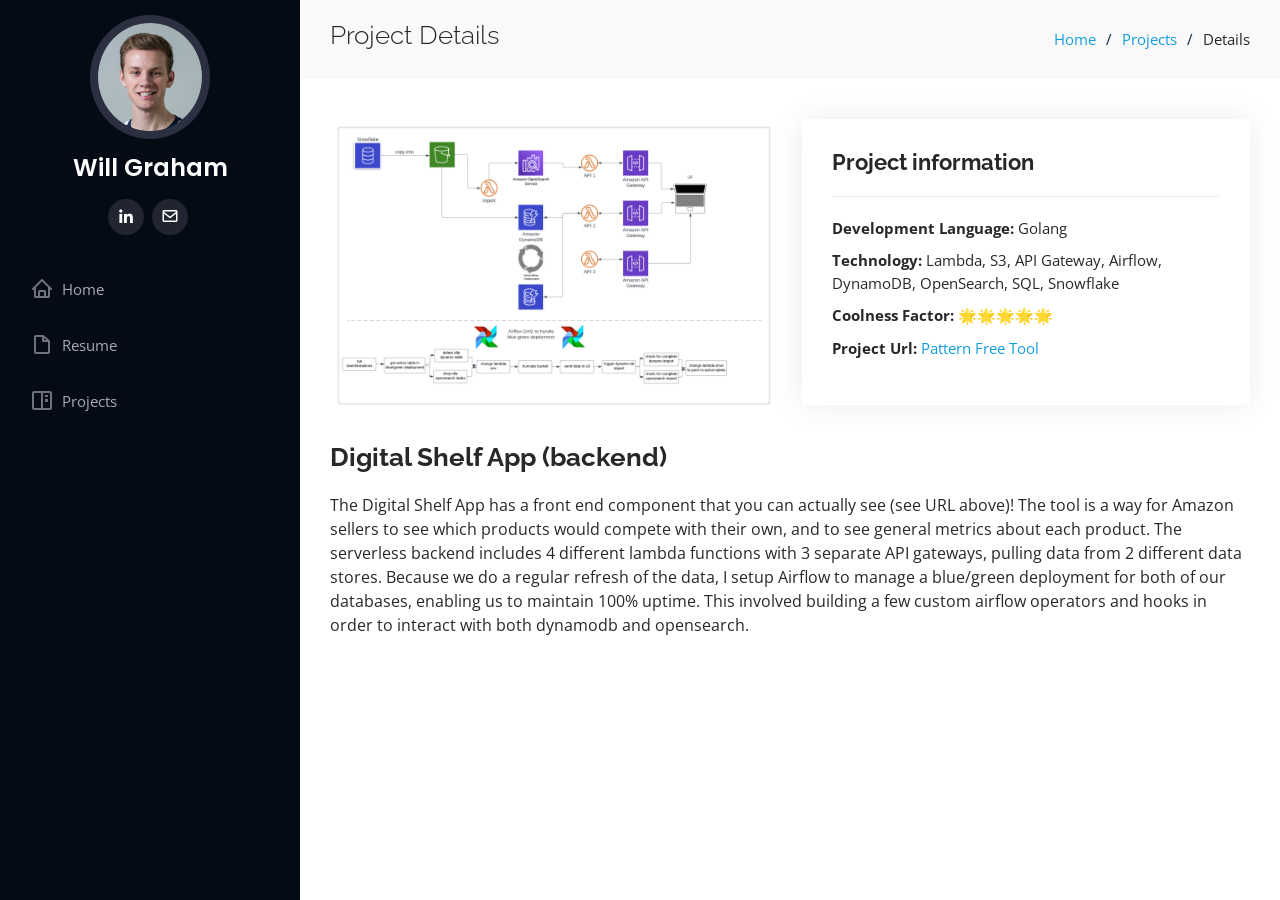
<file: project-details/digital-shelf/index.html>
<!DOCTYPE html>
<html lang="en">

<head>
  <meta charset="utf-8">
  <meta content="width=device-width, initial-scale=1.0" name="viewport">

  <title>Project Details - Digital Shelf</title>
  <meta content="" name="description">
  <meta content="" name="keywords">

  <!-- Favicons -->
  <link href="../../assets/img/favicon.png" rel="icon">
  <link href="../../assets/img/apple-touch-icon.png" rel="apple-touch-icon">

  <!-- Google Fonts -->
  <link href="https://fonts.googleapis.com/css?family=Open+Sans:300,300i,400,400i,600,600i,700,700i|Raleway:300,300i,400,400i,500,500i,600,600i,700,700i|Poppins:300,300i,400,400i,500,500i,600,600i,700,700i" rel="stylesheet">

  <!-- Vendor CSS Files -->
  <link href="../../assets/vendor/aos/aos.css" rel="stylesheet">
  <link href="../../assets/vendor/bootstrap/css/bootstrap.min.css" rel="stylesheet">
  <link href="../../assets/vendor/bootstrap-icons/bootstrap-icons.css" rel="stylesheet">
  <link href="../../assets/vendor/boxicons/css/boxicons.min.css" rel="stylesheet">
  <link href="../../assets/vendor/glightbox/css/glightbox.min.css" rel="stylesheet">
  <link href="../../assets/vendor/swiper/swiper-bundle.min.css" rel="stylesheet">


  <!-- Template Main CSS File -->
  <link href="../../assets/css/style.css" rel="stylesheet">

  <!-- =======================================================
  * Template Name: iPortfolio
  * Template URL: https://bootstrapmade.com/iportfolio-bootstrap-portfolio-websites-template/
  * Updated: Mar 17 2024 with Bootstrap v5.3.3
  * Author: BootstrapMade.com
  * License: https://bootstrapmade.com/license/
  ======================================================== -->
</head>

<body>

  <!-- ======= Mobile nav toggle button ======= -->
  <i class="bi bi-list mobile-nav-toggle d-xl-none"></i>

  <!-- ======= Header ======= -->
  <header id="header">
    <div class="d-flex flex-column">

      <div class="profile">
        <img src="../../assets/img/profile.jpeg" alt="" class="img-fluid rounded-circle">
        <h1 class="text-light"><a href="../../index.html">Will Graham</a></h1>
        <div class="social-links mt-3 text-center">
            <!-- <a href="#" class="twitter"><i class="bx bxl-twitter"></i></a> -->
            <!-- <a href="#" class="facebook"><i class="bx bxl-facebook"></i></a>
            <a href="#" class="instagram"><i class="bx bxl-instagram"></i></a>
            <a href="#" class="google-plus"><i class="bx bxl-skype"></i></a> -->
            <a href="https://www.linkedin.com/in/willgraham2/" class="linkedin"><i class="bx bxl-linkedin"></i></a>
            <a href="malito:wlg.graham@gmail.com" class="email"><i class='bx bx-envelope'></i></a>
        </div>
      </div>

      <nav id="navbar" class="nav-menu navbar">
        <ul>
            <li><a href="../../index.html#about" class="nav-link scrollto"><i class="bx bx-home"></i> <span>Home</span></a></li>
            <!-- <li><a href="#about" class="nav-link scrollto"><i class="bx bx-user"></i> <span>About</span></a></li> -->
            <li><a href="../../index.html#resume" class="nav-link scrollto"><i class="bx bx-file-blank"></i> <span>Resume</span></a></li>
            <li><a href="../../index.html#portfolio" class="nav-link scrollto"><i class="bx bx-book-content"></i> <span>Projects</span></a></li>
            <!-- <li><a href="#services" class="nav-link scrollto"><i class="bx bx-server"></i> <span>Services</span></a></li>
            <li><a href="#contact" class="nav-link scrollto"><i class="bx bx-envelope"></i> <span>Contact</span></a></li> -->
        </ul>
      </nav><!-- .nav-menu -->
    </div>
  </header><!-- End Header -->

  <main id="main">

    <!-- ======= Breadcrumbs ======= -->
    <section id="breadcrumbs" class="breadcrumbs">
      <div class="container">

        <div class="d-flex justify-content-between align-items-center">
          <h2>Project Details</h2>
          <ol>
            <li><a href="../../index.html">Home</a></li>
            <li><a href="../../index.html#portfolio">Projects</a></li>
            <li>Details</li>
          </ol>
        </div>

      </div>
    </section><!-- End Breadcrumbs -->

    <!-- ======= Portfolio Details Section ======= -->
    <section id="portfolio-details" class="portfolio-details">
      <div class="container">

        <div class="row">

          <div class="col-lg-6">
            <div class="portfolio-details-slider swiper">
              <div class="swiper-wrapper align-items-center">

                <div class="swiper-slide">
                  <img src="../../assets/img/portfolio/shelf.png" alt="">
                </div>

              </div>
              <div class="swiper-pagination"></div>
            </div>
          </div>
          <div class="col-lg-6">
            <div class="portfolio-info">
              <h3>Project information</h3>
              <ul>
                <li><strong>Development Language:</strong> Golang </li>
                <li><strong>Technology:</strong> Lambda, S3, API Gateway, Airflow, DynamoDB, OpenSearch, SQL, Snowflake </li>
                <li><strong>Coolness Factor:</strong> &#127775;&#127775;&#127775;&#127775;&#127775;</li>
                <li><strong>Project Url: </strong><a href='https://insights.pattern.com/digital-shelf/search/US'>Pattern Free Tool</a></li>
              </ul>
            </div>
            </div>

        </div>
        <div class="row">

                <div class="portfolio-description">
                  <h2>Digital Shelf App (backend)</h2>
                  <p>
                    The Digital Shelf App has a front end component that you can actually see (see URL above)! The tool is a way for Amazon sellers to see 
                    which products would compete with their own, and to see general metrics about each product. The serverless backend includes 4 different lambda functions with 3 separate API gateways,
                    pulling data from 2 different data stores. Because we do a regular refresh of the data, I setup Airflow to manage a blue/green deployment for both of our databases, enabling us to maintain 
                    100% uptime. This involved building a few custom airflow operators and hooks in order to interact with both dynamodb and opensearch. 
                 </p>
                    
                </div>

        </div>

      </div>
    </section><!-- End Portfolio Details Section -->

  </main><!-- End #main -->

  <!-- ======= Footer ======= -->
  <footer id="footer">
    <div class="container">
    </div>
  </footer><!-- End  Footer -->

  <a href="#" class="back-to-top d-flex align-items-center justify-content-center"><i class="bi bi-arrow-up-short"></i></a>

  <!-- Vendor JS Files -->
  <script src="../../assets/vendor/purecounter/purecounter_vanilla.js"></script>
  <script src="../../assets/vendor/aos/aos.js"></script>
  <script src="../../assets/vendor/bootstrap/js/bootstrap.bundle.min.js"></script>
  <script src="../../assets/vendor/glightbox/js/glightbox.min.js"></script>
  <script src="../../assets/vendor/isotope-layout/isotope.pkgd.min.js"></script>
  <script src="../../assets/vendor/swiper/swiper-bundle.min.js"></script>
  <script src="../../assets/vendor/typed.js/typed.umd.js"></script>
  <script src="../../assets/vendor/waypoints/noframework.waypoints.js"></script>
  <script src="../../assets/vendor/php-email-form/validate.js"></script>

  <!-- Template Main JS File -->
  <script src="../../assets/js/main.js"></script>

</body>

</html>
</file>
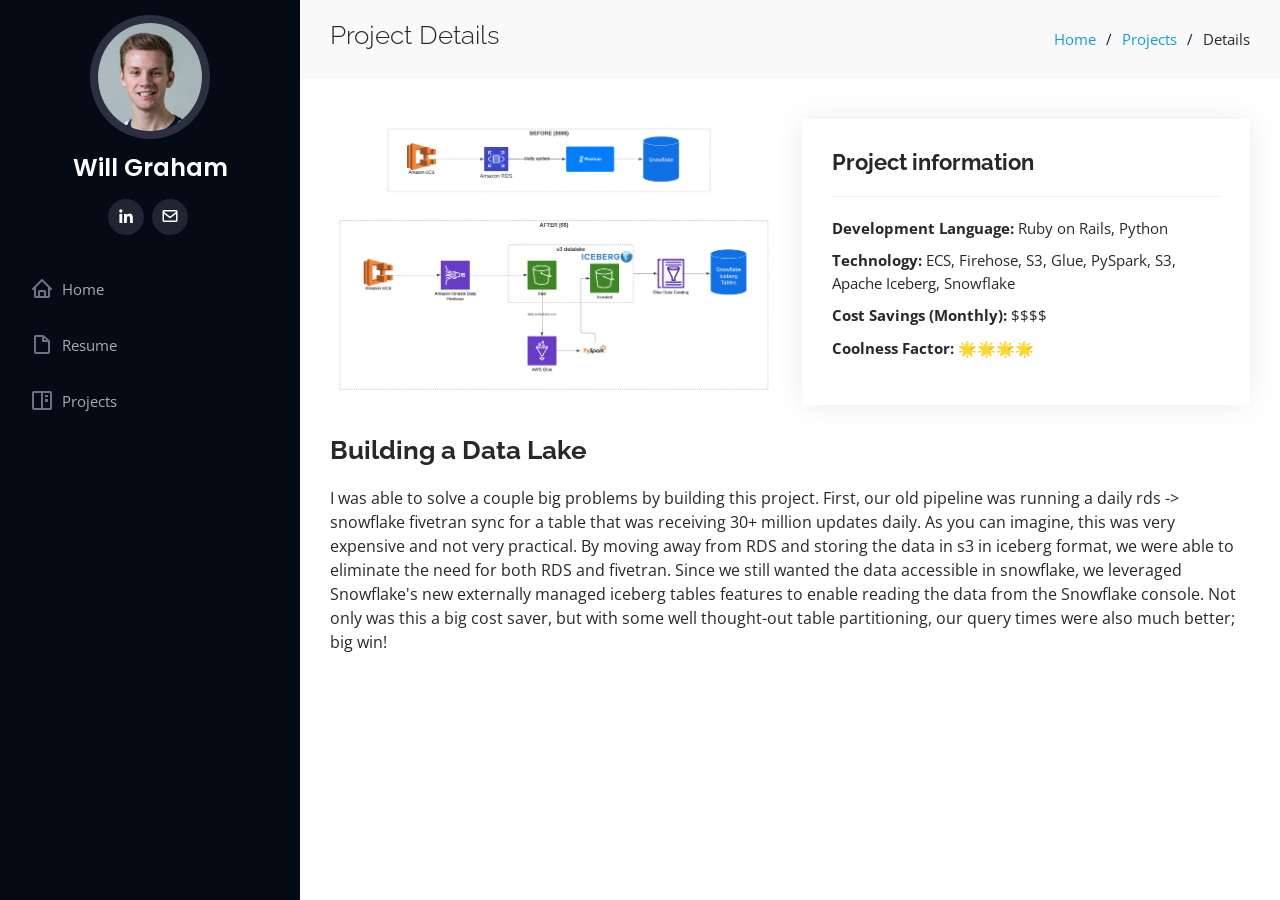
<file: project-details/iceberg/index.html>
<!DOCTYPE html>
<html lang="en">

<head>
  <meta charset="utf-8">
  <meta content="width=device-width, initial-scale=1.0" name="viewport">

  <title>Project Details - Iceberg</title>
  <meta content="" name="description">
  <meta content="" name="keywords">

  <!-- Favicons -->
  <link href="../../assets/img/favicon.png" rel="icon">
  <link href="../../assets/img/apple-touch-icon.png" rel="apple-touch-icon">

  <!-- Google Fonts -->
  <link href="https://fonts.googleapis.com/css?family=Open+Sans:300,300i,400,400i,600,600i,700,700i|Raleway:300,300i,400,400i,500,500i,600,600i,700,700i|Poppins:300,300i,400,400i,500,500i,600,600i,700,700i" rel="stylesheet">

  <!-- Vendor CSS Files -->
  <link href="../../assets/vendor/aos/aos.css" rel="stylesheet">
  <link href="../../assets/vendor/bootstrap/css/bootstrap.min.css" rel="stylesheet">
  <link href="../../assets/vendor/bootstrap-icons/bootstrap-icons.css" rel="stylesheet">
  <link href="../../assets/vendor/boxicons/css/boxicons.min.css" rel="stylesheet">
  <link href="../../assets/vendor/glightbox/css/glightbox.min.css" rel="stylesheet">
  <link href="../../assets/vendor/swiper/swiper-bundle.min.css" rel="stylesheet">


  <!-- Template Main CSS File -->
  <link href="../../assets/css/style.css" rel="stylesheet">

  <!-- =======================================================
  * Template Name: iPortfolio
  * Template URL: https://bootstrapmade.com/iportfolio-bootstrap-portfolio-websites-template/
  * Updated: Mar 17 2024 with Bootstrap v5.3.3
  * Author: BootstrapMade.com
  * License: https://bootstrapmade.com/license/
  ======================================================== -->
</head>

<body>

  <!-- ======= Mobile nav toggle button ======= -->
  <i class="bi bi-list mobile-nav-toggle d-xl-none"></i>

  <!-- ======= Header ======= -->
  <header id="header">
    <div class="d-flex flex-column">

      <div class="profile">
        <img src="../../assets/img/profile.jpeg" alt="" class="img-fluid rounded-circle">
        <h1 class="text-light"><a href="../../index.html">Will Graham</a></h1>
        <div class="social-links mt-3 text-center">
            <!-- <a href="#" class="twitter"><i class="bx bxl-twitter"></i></a> -->
            <!-- <a href="#" class="facebook"><i class="bx bxl-facebook"></i></a>
            <a href="#" class="instagram"><i class="bx bxl-instagram"></i></a>
            <a href="#" class="google-plus"><i class="bx bxl-skype"></i></a> -->
            <a href="https://www.linkedin.com/in/willgraham2/" class="linkedin"><i class="bx bxl-linkedin"></i></a>
            <a href="malito:wlg.graham@gmail.com" class="email"><i class='bx bx-envelope'></i></a>
        </div>
      </div>

      <nav id="navbar" class="nav-menu navbar">
        <ul>
            <li><a href="../../index.html#about" class="nav-link scrollto"><i class="bx bx-home"></i> <span>Home</span></a></li>
            <!-- <li><a href="#about" class="nav-link scrollto"><i class="bx bx-user"></i> <span>About</span></a></li> -->
            <li><a href="../../index.html#resume" class="nav-link scrollto"><i class="bx bx-file-blank"></i> <span>Resume</span></a></li>
            <li><a href="../../index.html#portfolio" class="nav-link scrollto"><i class="bx bx-book-content"></i> <span>Projects</span></a></li>
            <!-- <li><a href="#services" class="nav-link scrollto"><i class="bx bx-server"></i> <span>Services</span></a></li>
            <li><a href="#contact" class="nav-link scrollto"><i class="bx bx-envelope"></i> <span>Contact</span></a></li> -->
        </ul>
      </nav><!-- .nav-menu -->
    </div>
  </header><!-- End Header -->

  <main id="main">

    <!-- ======= Breadcrumbs ======= -->
    <section id="breadcrumbs" class="breadcrumbs">
      <div class="container">

        <div class="d-flex justify-content-between align-items-center">
          <h2>Project Details</h2>
          <ol>
            <li><a href="../../index.html">Home</a></li>
            <li><a href="../../index.html#portfolio">Projects</a></li>
            <li>Details</li>
          </ol>
        </div>

      </div>
    </section><!-- End Breadcrumbs -->

    <!-- ======= Portfolio Details Section ======= -->
    <section id="portfolio-details" class="portfolio-details">
      <div class="container">

        <div class="row">

          <div class="col-lg-6">
            <div class="portfolio-details-slider swiper">
              <div class="swiper-wrapper align-items-center">

                <div class="swiper-slide">
                  <img src="../../assets/img/portfolio/product_data.png" alt="">
                </div>

              </div>
              <div class="swiper-pagination"></div>
            </div>
          </div>
          <div class="col-lg-6">
            <div class="portfolio-info">
              <h3>Project information</h3>
              <ul>
                <li><strong>Development Language:</strong> Ruby on Rails, Python </li>
                <li><strong>Technology:</strong> ECS, Firehose, S3, Glue, PySpark, S3, Apache Iceberg, Snowflake </li>
                <li><strong>Cost Savings (Monthly):</strong> $$$$</li>
                <li><strong>Coolness Factor:</strong> &#127775;&#127775;&#127775;&#127775;</li>
              </ul>
            </div>
            </div>

        </div>
        <div class="row">

                <div class="portfolio-description">
                  <h2>Building a Data Lake</h2>
                  <p>
                    I was able to solve a couple big problems by building this project. First, our old pipeline was running a daily rds -> snowflake fivetran
                    sync for a table that was receiving 30+ million updates daily. As you can imagine, this was very expensive and not very practical. 
                    By moving away from RDS and storing the data in s3 in iceberg format, we were able to eliminate the need for both RDS and fivetran. 
                    Since we still wanted the data accessible in snowflake, we leveraged Snowflake's new externally managed iceberg tables features to 
                    enable reading the data from the Snowflake console. Not only was this a big cost saver, but with some well thought-out table partitioning, our 
                    query times were also much better; big win! 
                 </p>
                    
                </div>

        </div>

      </div>
    </section><!-- End Portfolio Details Section -->

  </main><!-- End #main -->

  <!-- ======= Footer ======= -->
  <footer id="footer">
    <div class="container">
    </div>
  </footer><!-- End  Footer -->

  <a href="#" class="back-to-top d-flex align-items-center justify-content-center"><i class="bi bi-arrow-up-short"></i></a>

  <!-- Vendor JS Files -->
  <script src="../../assets/vendor/purecounter/purecounter_vanilla.js"></script>
  <script src="../../assets/vendor/aos/aos.js"></script>
  <script src="../../assets/vendor/bootstrap/js/bootstrap.bundle.min.js"></script>
  <script src="../../assets/vendor/glightbox/js/glightbox.min.js"></script>
  <script src="../../assets/vendor/isotope-layout/isotope.pkgd.min.js"></script>
  <script src="../../assets/vendor/swiper/swiper-bundle.min.js"></script>
  <script src="../../assets/vendor/typed.js/typed.umd.js"></script>
  <script src="../../assets/vendor/waypoints/noframework.waypoints.js"></script>
  <script src="../../assets/vendor/php-email-form/validate.js"></script>

  <!-- Template Main JS File -->
  <script src="../../assets/js/main.js"></script>

</body>

</html>
</file>
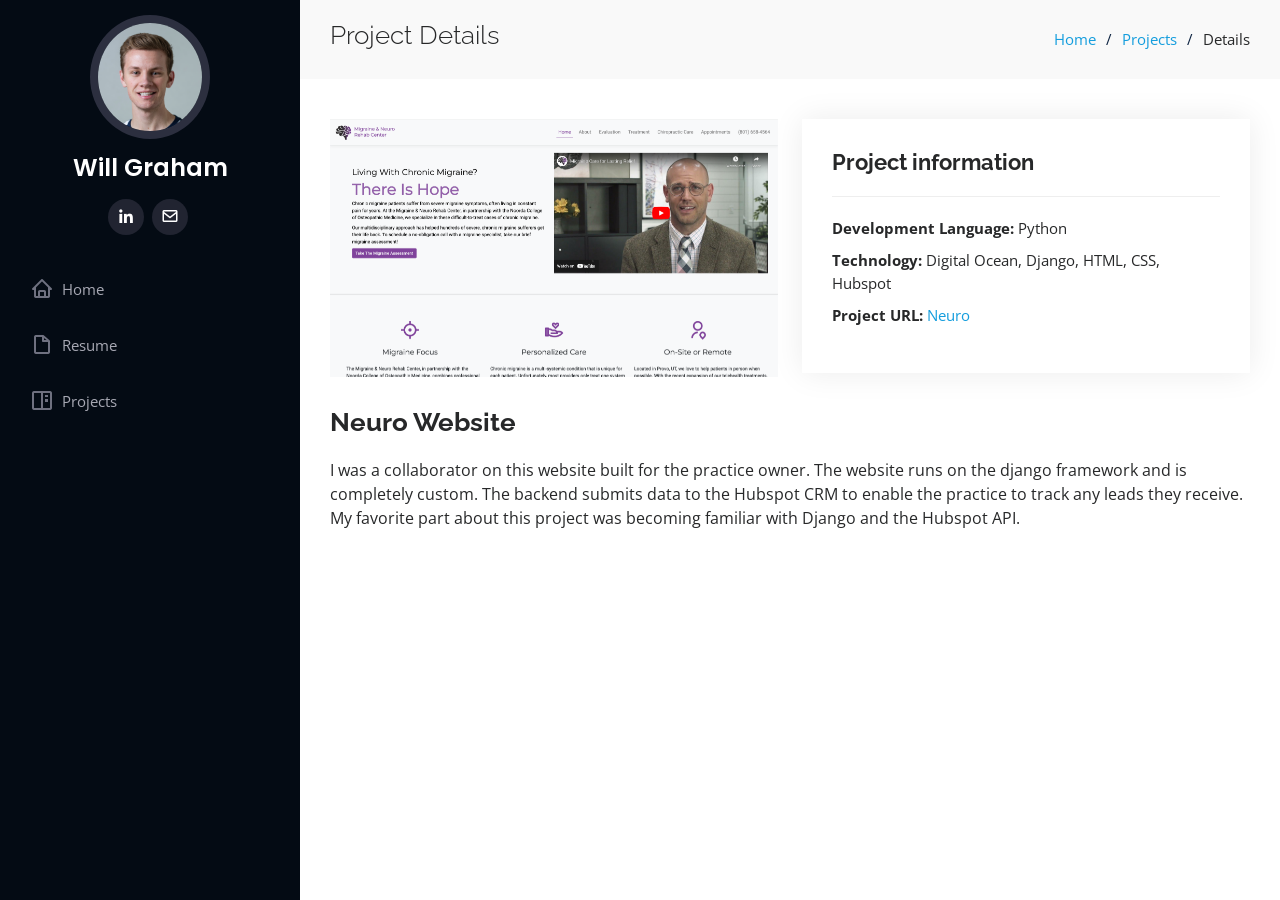
<file: project-details/neuro/index.html>
<!DOCTYPE html>
<html lang="en">

<head>
  <meta charset="utf-8">
  <meta content="width=device-width, initial-scale=1.0" name="viewport">

  <title>Project Details - Neuro</title>
  <meta content="" name="description">
  <meta content="" name="keywords">

  <!-- Favicons -->
  <link href="../../assets/img/favicon.png" rel="icon">
  <link href="../../assets/img/apple-touch-icon.png" rel="apple-touch-icon">

  <!-- Google Fonts -->
  <link href="https://fonts.googleapis.com/css?family=Open+Sans:300,300i,400,400i,600,600i,700,700i|Raleway:300,300i,400,400i,500,500i,600,600i,700,700i|Poppins:300,300i,400,400i,500,500i,600,600i,700,700i" rel="stylesheet">

  <!-- Vendor CSS Files -->
  <link href="../../assets/vendor/aos/aos.css" rel="stylesheet">
  <link href="../../assets/vendor/bootstrap/css/bootstrap.min.css" rel="stylesheet">
  <link href="../../assets/vendor/bootstrap-icons/bootstrap-icons.css" rel="stylesheet">
  <link href="../../assets/vendor/boxicons/css/boxicons.min.css" rel="stylesheet">
  <link href="../../assets/vendor/glightbox/css/glightbox.min.css" rel="stylesheet">
  <link href="../../assets/vendor/swiper/swiper-bundle.min.css" rel="stylesheet">


  <!-- Template Main CSS File -->
  <link href="../../assets/css/style.css" rel="stylesheet">

  <!-- =======================================================
  * Template Name: iPortfolio
  * Template URL: https://bootstrapmade.com/iportfolio-bootstrap-portfolio-websites-template/
  * Updated: Mar 17 2024 with Bootstrap v5.3.3
  * Author: BootstrapMade.com
  * License: https://bootstrapmade.com/license/
  ======================================================== -->
</head>

<body>

  <!-- ======= Mobile nav toggle button ======= -->
  <i class="bi bi-list mobile-nav-toggle d-xl-none"></i>

  <!-- ======= Header ======= -->
  <header id="header">
    <div class="d-flex flex-column">

      <div class="profile">
        <img src="../../assets/img/profile.jpeg" alt="" class="img-fluid rounded-circle">
        <h1 class="text-light"><a href="../../index.html">Will Graham</a></h1>
        <div class="social-links mt-3 text-center">
            <!-- <a href="#" class="twitter"><i class="bx bxl-twitter"></i></a> -->
            <!-- <a href="#" class="facebook"><i class="bx bxl-facebook"></i></a>
            <a href="#" class="instagram"><i class="bx bxl-instagram"></i></a>
            <a href="#" class="google-plus"><i class="bx bxl-skype"></i></a> -->
            <a href="https://www.linkedin.com/in/willgraham2/" class="linkedin"><i class="bx bxl-linkedin"></i></a>
            <a href="malito:wlg.graham@gmail.com" class="email"><i class='bx bx-envelope'></i></a>
        </div>
      </div>

      <nav id="navbar" class="nav-menu navbar">
        <ul>
          <li><a href="../../index.html#about" class="nav-link scrollto"><i class="bx bx-home"></i> <span>Home</span></a></li>
          <!-- <li><a href="#about" class="nav-link scrollto"><i class="bx bx-user"></i> <span>About</span></a></li> -->
          <li><a href="../../index.html#resume" class="nav-link scrollto"><i class="bx bx-file-blank"></i> <span>Resume</span></a></li>
          <li><a href="../../index.html#portfolio" class="nav-link scrollto"><i class="bx bx-book-content"></i> <span>Projects</span></a></li>
          <!-- <li><a href="#services" class="nav-link scrollto"><i class="bx bx-server"></i> <span>Services</span></a></li>
          <li><a href="#contact" class="nav-link scrollto"><i class="bx bx-envelope"></i> <span>Contact</span></a></li> -->
        </ul>
      </nav><!-- .nav-menu -->
    </div>
  </header><!-- End Header -->

  <main id="main">

    <!-- ======= Breadcrumbs ======= -->
    <section id="breadcrumbs" class="breadcrumbs">
      <div class="container">

        <div class="d-flex justify-content-between align-items-center">
          <h2>Project Details</h2>
          <ol>
            <li><a href="../../index.html">Home</a></li>
            <li><a href="../../index.html#portfolio">Projects</a></li>
            <li>Details</li>
          </ol>
        </div>

      </div>
    </section><!-- End Breadcrumbs -->

    <!-- ======= Portfolio Details Section ======= -->
    <section id="portfolio-details" class="portfolio-details">
      <div class="container">

        <div class="row">

          <div class="col-lg-6">
            <div class="portfolio-details-slider swiper">
              <div class="swiper-wrapper align-items-center">

                <div class="swiper-slide">
                  <img src="../../assets/img/portfolio/neuro.png" alt="">
                </div>

              </div>
              <div class="swiper-pagination"></div>
            </div>
          </div>
          <div class="col-lg-6">
            <div class="portfolio-info">
              <h3>Project information</h3>
              <ul>
                <li><strong>Development Language:</strong> Python </li>
                <li><strong>Technology:</strong> Digital Ocean, Django, HTML, CSS, Hubspot </li>
                <li><strong>Project URL: </strong> <a href='migraineandneurorehabcenter.com/'>Neuro</a></li>
              </ul>
            </div>
            </div>

        </div>
        <div class="row">

                <div class="portfolio-description">
                  <h2>Neuro Website</h2>
                  <p>
                    I was a collaborator on this website built for the practice owner. The website runs on the django framework
                    and is completely custom. The backend submits data to the Hubspot CRM to enable the practice to track any leads they receive. My
                    favorite part about this project was becoming familiar with Django and the Hubspot API.
                  </p>  
                    
                </div>

        </div>

      </div>
    </section><!-- End Portfolio Details Section -->

  </main><!-- End #main -->

  <!-- ======= Footer ======= -->
  <footer id="footer">
    <div class="container">
    </div>
  </footer><!-- End  Footer -->

  <a href="#" class="back-to-top d-flex align-items-center justify-content-center"><i class="bi bi-arrow-up-short"></i></a>

  <!-- Vendor JS Files -->
  <script src="../../assets/vendor/purecounter/purecounter_vanilla.js"></script>
  <script src="../../assets/vendor/aos/aos.js"></script>
  <script src="../../assets/vendor/bootstrap/js/bootstrap.bundle.min.js"></script>
  <script src="../../assets/vendor/glightbox/js/glightbox.min.js"></script>
  <script src="../../assets/vendor/isotope-layout/isotope.pkgd.min.js"></script>
  <script src="../../assets/vendor/swiper/swiper-bundle.min.js"></script>
  <script src="../../assets/vendor/typed.js/typed.umd.js"></script>
  <script src="../../assets/vendor/waypoints/noframework.waypoints.js"></script>
  <script src="../../assets/vendor/php-email-form/validate.js"></script>

  <!-- Template Main JS File -->
  <script src="../../assets/js/main.js"></script>

</body>

</html>
</file>
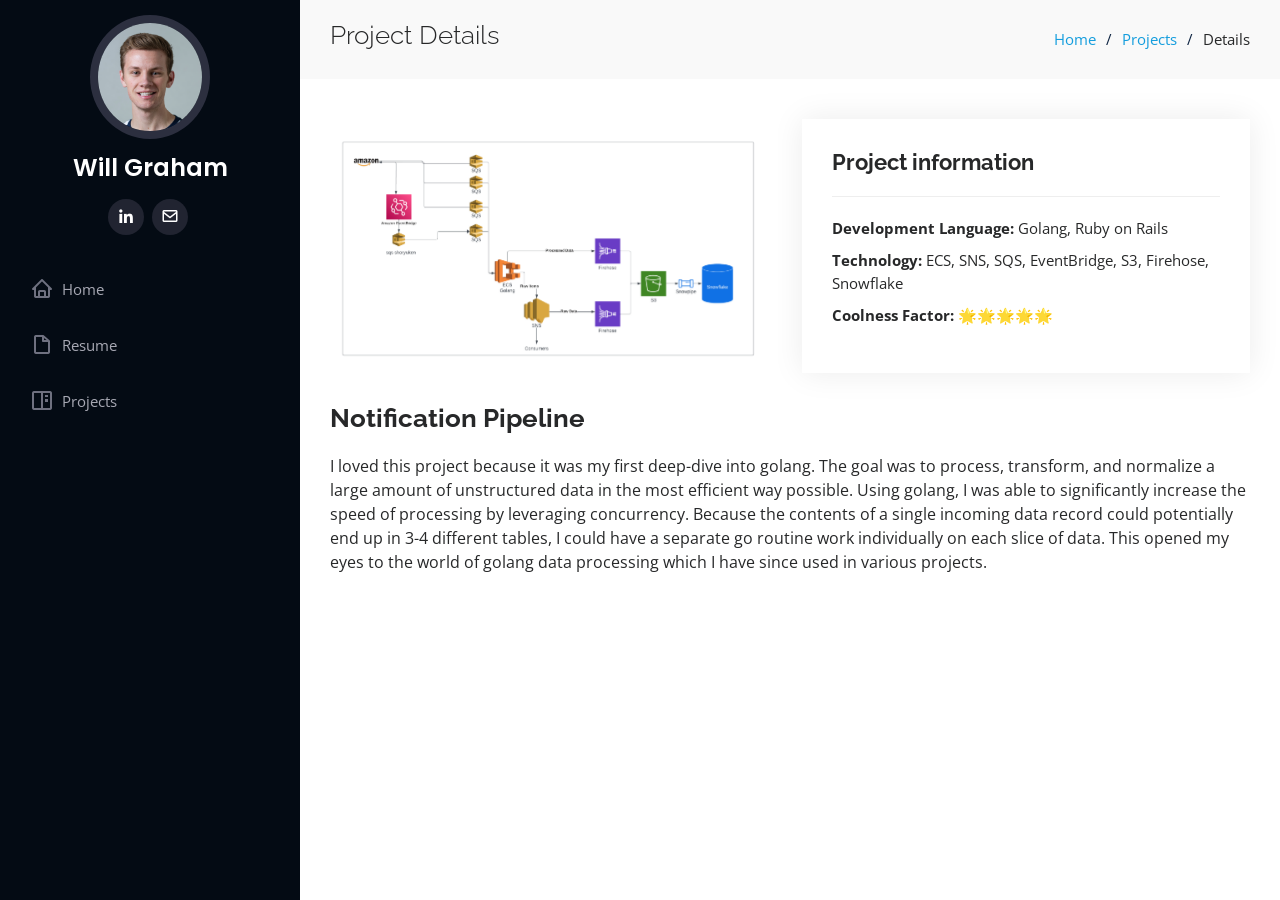
<file: project-details/notifications/index.html>
<!DOCTYPE html>
<html lang="en">

<head>
  <meta charset="utf-8">
  <meta content="width=device-width, initial-scale=1.0" name="viewport">

  <title>Project Details - Digital Shelf</title>
  <meta content="" name="description">
  <meta content="" name="keywords">

  <!-- Favicons -->
  <link href="../../assets/img/favicon.png" rel="icon">
  <link href="../../assets/img/apple-touch-icon.png" rel="apple-touch-icon">

  <!-- Google Fonts -->
  <link href="https://fonts.googleapis.com/css?family=Open+Sans:300,300i,400,400i,600,600i,700,700i|Raleway:300,300i,400,400i,500,500i,600,600i,700,700i|Poppins:300,300i,400,400i,500,500i,600,600i,700,700i" rel="stylesheet">

  <!-- Vendor CSS Files -->
  <link href="../../assets/vendor/aos/aos.css" rel="stylesheet">
  <link href="../../assets/vendor/bootstrap/css/bootstrap.min.css" rel="stylesheet">
  <link href="../../assets/vendor/bootstrap-icons/bootstrap-icons.css" rel="stylesheet">
  <link href="../../assets/vendor/boxicons/css/boxicons.min.css" rel="stylesheet">
  <link href="../../assets/vendor/glightbox/css/glightbox.min.css" rel="stylesheet">
  <link href="../../assets/vendor/swiper/swiper-bundle.min.css" rel="stylesheet">


  <!-- Template Main CSS File -->
  <link href="../../assets/css/style.css" rel="stylesheet">

  <!-- =======================================================
  * Template Name: iPortfolio
  * Template URL: https://bootstrapmade.com/iportfolio-bootstrap-portfolio-websites-template/
  * Updated: Mar 17 2024 with Bootstrap v5.3.3
  * Author: BootstrapMade.com
  * License: https://bootstrapmade.com/license/
  ======================================================== -->
</head>

<body>

  <!-- ======= Mobile nav toggle button ======= -->
  <i class="bi bi-list mobile-nav-toggle d-xl-none"></i>

  <!-- ======= Header ======= -->
  <header id="header">
    <div class="d-flex flex-column">

      <div class="profile">
        <img src="../../assets/img/profile.jpeg" alt="" class="img-fluid rounded-circle">
        <h1 class="text-light"><a href="../../index.html">Will Graham</a></h1>
        <div class="social-links mt-3 text-center">
            <!-- <a href="#" class="twitter"><i class="bx bxl-twitter"></i></a> -->
            <!-- <a href="#" class="facebook"><i class="bx bxl-facebook"></i></a>
            <a href="#" class="instagram"><i class="bx bxl-instagram"></i></a>
            <a href="#" class="google-plus"><i class="bx bxl-skype"></i></a> -->
            <a href="https://www.linkedin.com/in/willgraham2/" class="linkedin"><i class="bx bxl-linkedin"></i></a>
            <a href="malito:wlg.graham@gmail.com" class="email"><i class='bx bx-envelope'></i></a>
        </div>
      </div>

      <nav id="navbar" class="nav-menu navbar">
        <ul>
            <li><a href="../../index.html#about" class="nav-link scrollto"><i class="bx bx-home"></i> <span>Home</span></a></li>
            <!-- <li><a href="#about" class="nav-link scrollto"><i class="bx bx-user"></i> <span>About</span></a></li> -->
            <li><a href="../../index.html#resume" class="nav-link scrollto"><i class="bx bx-file-blank"></i> <span>Resume</span></a></li>
            <li><a href="../../index.html#portfolio" class="nav-link scrollto"><i class="bx bx-book-content"></i> <span>Projects</span></a></li>
            <!-- <li><a href="#services" class="nav-link scrollto"><i class="bx bx-server"></i> <span>Services</span></a></li>
            <li><a href="#contact" class="nav-link scrollto"><i class="bx bx-envelope"></i> <span>Contact</span></a></li> -->
          </ul>
      </nav><!-- .nav-menu -->
    </div>
  </header><!-- End Header -->

  <main id="main">

    <!-- ======= Breadcrumbs ======= -->
    <section id="breadcrumbs" class="breadcrumbs">
      <div class="container">

        <div class="d-flex justify-content-between align-items-center">
          <h2>Project Details</h2>
          <ol>
            <li><a href="../../index.html">Home</a></li>
            <li><a href="../../index.html#portfolio">Projects</a></li>
            <li>Details</li>
          </ol>
        </div>

      </div>
    </section><!-- End Breadcrumbs -->

    <!-- ======= Portfolio Details Section ======= -->
    <section id="portfolio-details" class="portfolio-details">
      <div class="container">

        <div class="row">

          <div class="col-lg-6">
            <div class="portfolio-details-slider swiper">
              <div class="swiper-wrapper align-items-center">

                <div class="swiper-slide">
                  <img src="../../assets/img/portfolio/notifications_2.png" alt="">
                </div>

              </div>
              <div class="swiper-pagination"></div>
            </div>
          </div>
          <div class="col-lg-6">
            <div class="portfolio-info">
              <h3>Project information</h3>
              <ul>
                <li><strong>Development Language:</strong> Golang, Ruby on Rails </li>
                <li><strong>Technology:</strong> ECS, SNS, SQS, EventBridge, S3, Firehose, Snowflake </li>
                <li><strong>Coolness Factor:</strong> &#127775;&#127775;&#127775;&#127775;&#127775;</li>
              </ul>
            </div>
            </div>

        </div>
        <div class="row">

                <div class="portfolio-description">
                  <h2>Notification Pipeline</h2>
                  <p>
                    I loved this project because it was my first deep-dive into golang. The goal was to process, transform, and normalize 
                    a large amount of unstructured data in the most efficient way possible. Using golang, I was able to significantly increase 
                    the speed of processing by leveraging concurrency. Because the contents of a single incoming data record could potentially end up
                    in 3-4 different tables, I could have a separate go routine work individually on each slice of data. This opened my eyes to the world of golang data 
                    processing which I have since used in various projects.
                    
                </div>

        </div>

      </div>
    </section><!-- End Portfolio Details Section -->

  </main><!-- End #main -->

  <!-- ======= Footer ======= -->
  <footer id="footer">
    <div class="container">
    </div>
  </footer><!-- End  Footer -->

  <a href="#" class="back-to-top d-flex align-items-center justify-content-center"><i class="bi bi-arrow-up-short"></i></a>

  <!-- Vendor JS Files -->
  <script src="../../assets/vendor/purecounter/purecounter_vanilla.js"></script>
  <script src="../../assets/vendor/aos/aos.js"></script>
  <script src="../../assets/vendor/bootstrap/js/bootstrap.bundle.min.js"></script>
  <script src="../../assets/vendor/glightbox/js/glightbox.min.js"></script>
  <script src="../../assets/vendor/isotope-layout/isotope.pkgd.min.js"></script>
  <script src="../../assets/vendor/swiper/swiper-bundle.min.js"></script>
  <script src="../../assets/vendor/typed.js/typed.umd.js"></script>
  <script src="../../assets/vendor/waypoints/noframework.waypoints.js"></script>
  <script src="../../assets/vendor/php-email-form/validate.js"></script>

  <!-- Template Main JS File -->
  <script src="../../assets/js/main.js"></script>

</body>

</html>
</file>
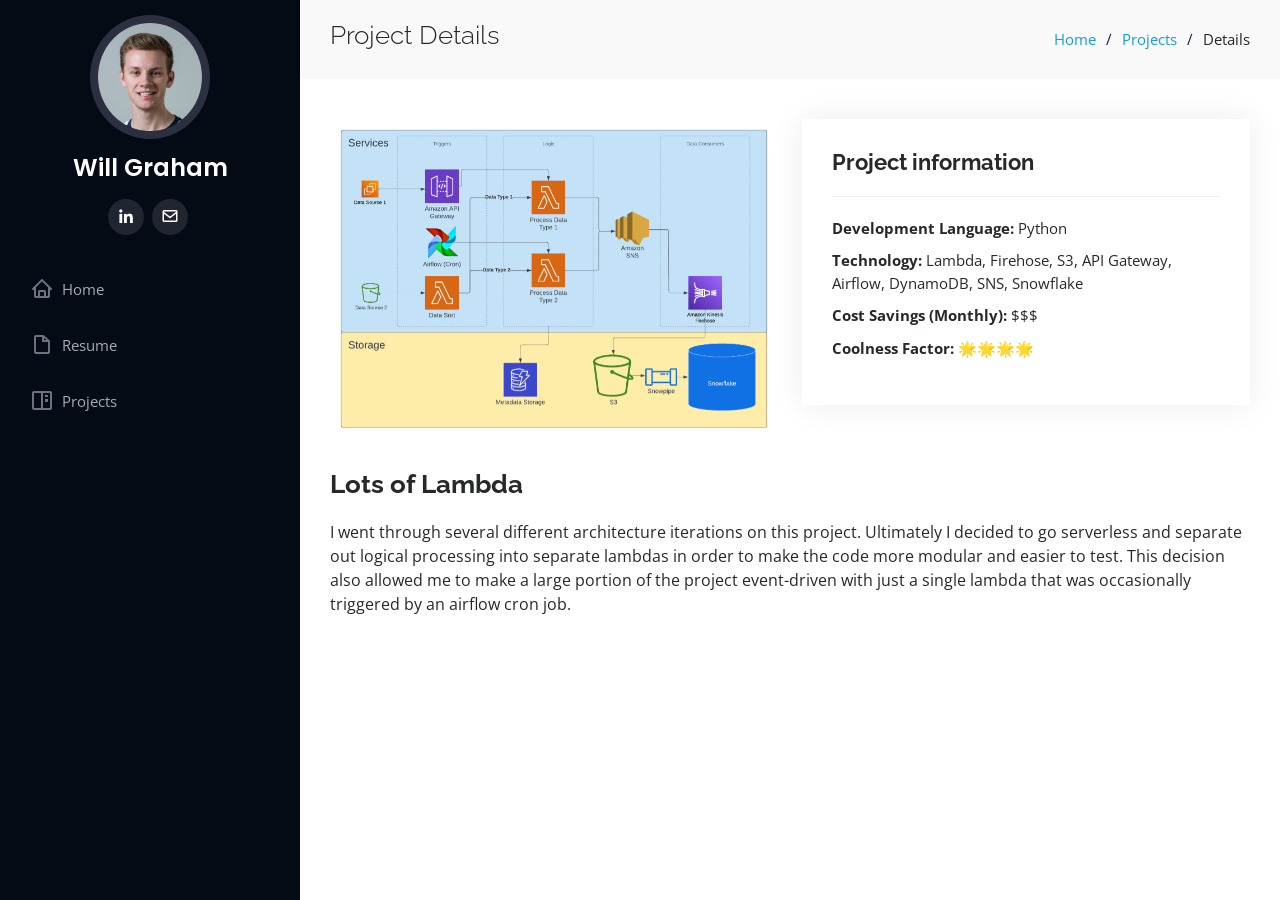
<file: project-details/ship/index.html>
<!DOCTYPE html>
<html lang="en">

<head>
  <meta charset="utf-8">
  <meta content="width=device-width, initial-scale=1.0" name="viewport">

  <title>Project Details - Ship</title>
  <meta content="" name="description">
  <meta content="" name="keywords">

  <!-- Favicons -->
  <link href="../../assets/img/favicon.png" rel="icon">
  <link href="../../assets/img/apple-touch-icon.png" rel="apple-touch-icon">

  <!-- Google Fonts -->
  <link href="https://fonts.googleapis.com/css?family=Open+Sans:300,300i,400,400i,600,600i,700,700i|Raleway:300,300i,400,400i,500,500i,600,600i,700,700i|Poppins:300,300i,400,400i,500,500i,600,600i,700,700i" rel="stylesheet">

  <!-- Vendor CSS Files -->
  <link href="../../assets/vendor/aos/aos.css" rel="stylesheet">
  <link href="../../assets/vendor/bootstrap/css/bootstrap.min.css" rel="stylesheet">
  <link href="../../assets/vendor/bootstrap-icons/bootstrap-icons.css" rel="stylesheet">
  <link href="../../assets/vendor/boxicons/css/boxicons.min.css" rel="stylesheet">
  <link href="../../assets/vendor/glightbox/css/glightbox.min.css" rel="stylesheet">
  <link href="../../assets/vendor/swiper/swiper-bundle.min.css" rel="stylesheet">

  <!-- Template Main CSS File -->
  <link href="../../assets/css/style.css" rel="stylesheet">

  <!-- =======================================================
  * Template Name: iPortfolio
  * Template URL: https://bootstrapmade.com/iportfolio-bootstrap-portfolio-websites-template/
  * Updated: Mar 17 2024 with Bootstrap v5.3.3
  * Author: BootstrapMade.com
  * License: https://bootstrapmade.com/license/
  ======================================================== -->
</head>

<body>

  <!-- ======= Mobile nav toggle button ======= -->
  <i class="bi bi-list mobile-nav-toggle d-xl-none"></i>

  <!-- ======= Header ======= -->
  <header id="header">
    <div class="d-flex flex-column">

      <div class="profile">
        <img src="../../assets/img/profile.jpeg" alt="" class="img-fluid rounded-circle">
        <h1 class="text-light"><a href="../../index.html">Will Graham</a></h1>
        <div class="social-links mt-3 text-center">
            <!-- <a href="#" class="twitter"><i class="bx bxl-twitter"></i></a> -->
            <!-- <a href="#" class="facebook"><i class="bx bxl-facebook"></i></a>
            <a href="#" class="instagram"><i class="bx bxl-instagram"></i></a>
            <a href="#" class="google-plus"><i class="bx bxl-skype"></i></a> -->
            <a href="https://www.linkedin.com/in/willgraham2/" class="linkedin"><i class="bx bxl-linkedin"></i></a>
            <a href="malito:wlg.graham@gmail.com" class="email"><i class='bx bx-envelope'></i></a>
        </div>
      </div>

      <nav id="navbar" class="nav-menu navbar">
        <ul>
            <li><a href="../../index.html#about" class="nav-link scrollto"><i class="bx bx-home"></i> <span>Home</span></a></li>
            <!-- <li><a href="#about" class="nav-link scrollto"><i class="bx bx-user"></i> <span>About</span></a></li> -->
            <li><a href="../../index.html#resume" class="nav-link scrollto"><i class="bx bx-file-blank"></i> <span>Resume</span></a></li>
            <li><a href="../../index.html#portfolio" class="nav-link scrollto"><i class="bx bx-book-content"></i> <span>Projects</span></a></li>
            <!-- <li><a href="#services" class="nav-link scrollto"><i class="bx bx-server"></i> <span>Services</span></a></li>
            <li><a href="#contact" class="nav-link scrollto"><i class="bx bx-envelope"></i> <span>Contact</span></a></li> -->
          </ul>
      </nav><!-- .nav-menu -->
    </div>
  </header><!-- End Header -->

  <main id="main">

    <!-- ======= Breadcrumbs ======= -->
    <section id="breadcrumbs" class="breadcrumbs">
      <div class="container">

        <div class="d-flex justify-content-between align-items-center">
          <h2>Project Details</h2>
          <ol>
            <li><a href="../../index.html">Home</a></li>
            <li><a href="../../index.html#portfolio">Projects</a></li>
            <li>Details</li>
          </ol>
        </div>

      </div>
    </section><!-- End Breadcrumbs -->

    <!-- ======= Portfolio Details Section ======= -->
    <section id="portfolio-details" class="portfolio-details">
      <div class="container">

        <div class="row">

          <div class="col-lg-6">
            <div class="portfolio-details-slider swiper">
              <div class="swiper-wrapper align-items-center">

                <div class="swiper-slide">
                  <img src="../../assets/img/portfolio/ship.png" alt="">
                </div>

              </div>
              <div class="swiper-pagination"></div>
            </div>
          </div>
          <div class="col-lg-6">
            <div class="portfolio-info">
              <h3>Project information</h3>
              <ul>
                <li><strong>Development Language:</strong> Python </li>
                <li><strong>Technology:</strong> Lambda, Firehose, S3, API Gateway, Airflow, DynamoDB, SNS, Snowflake </li>
                <li><strong>Cost Savings (Monthly):</strong> $$$</li>
                <li><strong>Coolness Factor:</strong> &#127775;&#127775;&#127775;&#127775;</li>
              </ul>
            </div>
            </div>

        </div>
        <div class="row">

                <div class="portfolio-description">
                  <h2>Lots of Lambda</h2>
                  <p>
                    I went through several different architecture iterations on this project. Ultimately I decided to go serverless and separate out logical processing into 
                    separate lambdas in order to make the code more modular and easier to test. This decision also allowed me to make a large portion of the project
                    event-driven with just a single lambda that was occasionally triggered by an airflow cron job. 
                 </p>
                    
                </div>

        </div>

      </div>
    </section><!-- End Portfolio Details Section -->

  </main><!-- End #main -->

  <!-- ======= Footer ======= -->
  <footer id="footer">
    <div class="container">
    </div>
  </footer><!-- End  Footer -->

  <a href="#" class="back-to-top d-flex align-items-center justify-content-center"><i class="bi bi-arrow-up-short"></i></a>

  <!-- Vendor JS Files -->
  <script src="../../assets/vendor/purecounter/purecounter_vanilla.js"></script>
  <script src="../../assets/vendor/aos/aos.js"></script>
  <script src="../../assets/vendor/bootstrap/js/bootstrap.bundle.min.js"></script>
  <script src="../../assets/vendor/glightbox/js/glightbox.min.js"></script>
  <script src="../../assets/vendor/isotope-layout/isotope.pkgd.min.js"></script>
  <script src="../../assets/vendor/swiper/swiper-bundle.min.js"></script>
  <script src="../../assets/vendor/typed.js/typed.umd.js"></script>
  <script src="../../assets/vendor/waypoints/noframework.waypoints.js"></script>
  <script src="../../assets/vendor/php-email-form/validate.js"></script>

  <!-- Template Main JS File -->
  <script src="../../assets/js/main.js"></script>

</body>

</html>
</file>
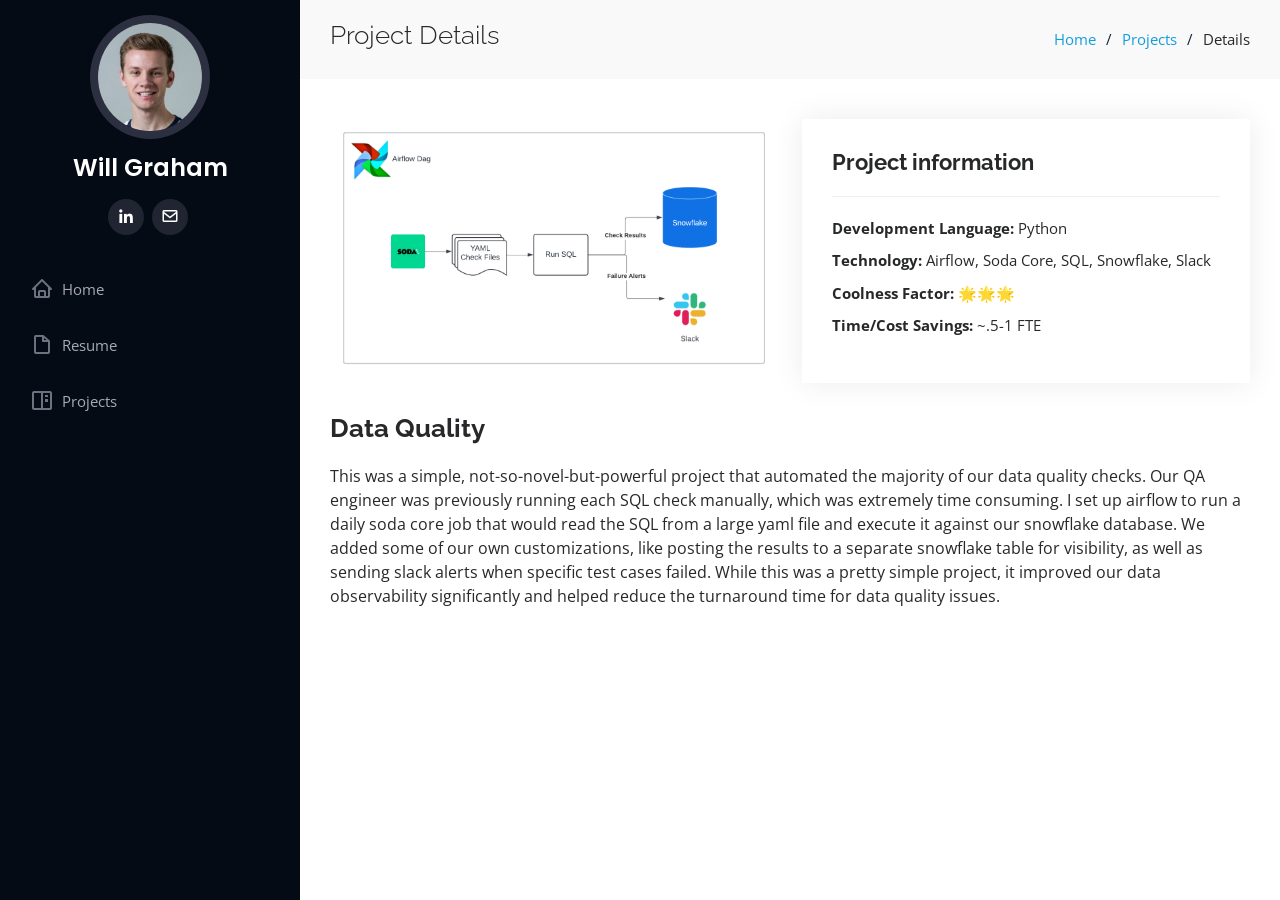
<file: project-details/soda/index.html>
<!DOCTYPE html>
<html lang="en">

<head>
  <meta charset="utf-8">
  <meta content="width=device-width, initial-scale=1.0" name="viewport">

  <title>Project Details - Digital Shelf</title>
  <meta content="" name="description">
  <meta content="" name="keywords">

  <!-- Favicons -->
  <link href="../../assets/img/favicon.png" rel="icon">
  <link href="../../assets/img/apple-touch-icon.png" rel="apple-touch-icon">

  <!-- Google Fonts -->
  <link href="https://fonts.googleapis.com/css?family=Open+Sans:300,300i,400,400i,600,600i,700,700i|Raleway:300,300i,400,400i,500,500i,600,600i,700,700i|Poppins:300,300i,400,400i,500,500i,600,600i,700,700i" rel="stylesheet">

  <!-- Vendor CSS Files -->
  <link href="../../assets/vendor/aos/aos.css" rel="stylesheet">
  <link href="../../assets/vendor/bootstrap/css/bootstrap.min.css" rel="stylesheet">
  <link href="../../assets/vendor/bootstrap-icons/bootstrap-icons.css" rel="stylesheet">
  <link href="../../assets/vendor/boxicons/css/boxicons.min.css" rel="stylesheet">
  <link href="../../assets/vendor/glightbox/css/glightbox.min.css" rel="stylesheet">
  <link href="../../assets/vendor/swiper/swiper-bundle.min.css" rel="stylesheet">


  <!-- Template Main CSS File -->
  <link href="../../assets/css/style.css" rel="stylesheet">

  <!-- =======================================================
  * Template Name: iPortfolio
  * Template URL: https://bootstrapmade.com/iportfolio-bootstrap-portfolio-websites-template/
  * Updated: Mar 17 2024 with Bootstrap v5.3.3
  * Author: BootstrapMade.com
  * License: https://bootstrapmade.com/license/
  ======================================================== -->
</head>

<body>

  <!-- ======= Mobile nav toggle button ======= -->
  <i class="bi bi-list mobile-nav-toggle d-xl-none"></i>

  <!-- ======= Header ======= -->
  <header id="header">
    <div class="d-flex flex-column">

      <div class="profile">
        <img src="../../assets/img/profile.jpeg" alt="" class="img-fluid rounded-circle">
        <h1 class="text-light"><a href="../../index.html">Will Graham</a></h1>
        <div class="social-links mt-3 text-center">
            <!-- <a href="#" class="twitter"><i class="bx bxl-twitter"></i></a> -->
            <!-- <a href="#" class="facebook"><i class="bx bxl-facebook"></i></a>
            <a href="#" class="instagram"><i class="bx bxl-instagram"></i></a>
            <a href="#" class="google-plus"><i class="bx bxl-skype"></i></a> -->
            <a href="https://www.linkedin.com/in/willgraham2/" class="linkedin"><i class="bx bxl-linkedin"></i></a>
            <a href="malito:wlg.graham@gmail.com" class="email"><i class='bx bx-envelope'></i></a>
        </div>
      </div>

      <nav id="navbar" class="nav-menu navbar">
        <ul>
            <li><a href="../../index.html#about" class="nav-link scrollto"><i class="bx bx-home"></i> <span>Home</span></a></li>
            <!-- <li><a href="#about" class="nav-link scrollto"><i class="bx bx-user"></i> <span>About</span></a></li> -->
            <li><a href="../../index.html#resume" class="nav-link scrollto"><i class="bx bx-file-blank"></i> <span>Resume</span></a></li>
            <li><a href="../../index.html#portfolio" class="nav-link scrollto"><i class="bx bx-book-content"></i> <span>Projects</span></a></li>
            <!-- <li><a href="#services" class="nav-link scrollto"><i class="bx bx-server"></i> <span>Services</span></a></li>
            <li><a href="#contact" class="nav-link scrollto"><i class="bx bx-envelope"></i> <span>Contact</span></a></li> -->
        </ul>
      </nav><!-- .nav-menu -->
    </div>
  </header><!-- End Header -->

  <main id="main">

    <!-- ======= Breadcrumbs ======= -->
    <section id="breadcrumbs" class="breadcrumbs">
      <div class="container">

        <div class="d-flex justify-content-between align-items-center">
          <h2>Project Details</h2>
          <ol>
            <li><a href="../../index.html">Home</a></li>
            <li><a href="../../index.html#portfolio">Projects</a></li>
            <li>Details</li>
          </ol>
        </div>

      </div>
    </section><!-- End Breadcrumbs -->

    <!-- ======= Portfolio Details Section ======= -->
    <section id="portfolio-details" class="portfolio-details">
      <div class="container">

        <div class="row">

          <div class="col-lg-6">
            <div class="portfolio-details-slider swiper">
              <div class="swiper-wrapper align-items-center">

                <div class="swiper-slide">
                  <img src="../../assets/img/portfolio/soda.png" alt="">
                </div>

              </div>
              <div class="swiper-pagination"></div>
            </div>
          </div>
          <div class="col-lg-6">
            <div class="portfolio-info">
              <h3>Project information</h3>
              <ul>
                <li><strong>Development Language:</strong> Python </li>
                <li><strong>Technology:</strong> Airflow, Soda Core, SQL, Snowflake, Slack </li>
                <li><strong>Coolness Factor:</strong> &#127775;&#127775;&#127775;</li>
                <li><strong>Time/Cost Savings:</strong> ~.5-1 FTE</li>
              </ul>
            </div>
            </div>

        </div>
        <div class="row">

                <div class="portfolio-description">
                  <h2>Data Quality</h2>
                  <p>
                    This was a simple, not-so-novel-but-powerful project that automated the majority of our data quality checks. Our QA engineer was 
                    previously running each SQL check manually, which was extremely time consuming. I set up airflow to run a daily soda core job that would 
                    read the SQL from a large yaml file and execute it against our snowflake database. We added some of our own customizations, like posting the results
                    to a separate snowflake table for visibility, as well as sending slack alerts when specific test cases failed. While this was a pretty simple project, 
                    it improved our data observability significantly and helped reduce the turnaround time for data quality issues.
                 </p>
                    
                </div>

        </div>

      </div>
    </section><!-- End Portfolio Details Section -->

  </main><!-- End #main -->

  <!-- ======= Footer ======= -->
  <footer id="footer">
    <div class="container">
    </div>
  </footer><!-- End  Footer -->

  <a href="#" class="back-to-top d-flex align-items-center justify-content-center"><i class="bi bi-arrow-up-short"></i></a>

  <!-- Vendor JS Files -->
  <script src="../../assets/vendor/purecounter/purecounter_vanilla.js"></script>
  <script src="../../assets/vendor/aos/aos.js"></script>
  <script src="../../assets/vendor/bootstrap/js/bootstrap.bundle.min.js"></script>
  <script src="../../assets/vendor/glightbox/js/glightbox.min.js"></script>
  <script src="../../assets/vendor/isotope-layout/isotope.pkgd.min.js"></script>
  <script src="../../assets/vendor/swiper/swiper-bundle.min.js"></script>
  <script src="../../assets/vendor/typed.js/typed.umd.js"></script>
  <script src="../../assets/vendor/waypoints/noframework.waypoints.js"></script>
  <script src="../../assets/vendor/php-email-form/validate.js"></script>

  <!-- Template Main JS File -->
  <script src="../../assets/js/main.js"></script>

</body>

</html>
</file>
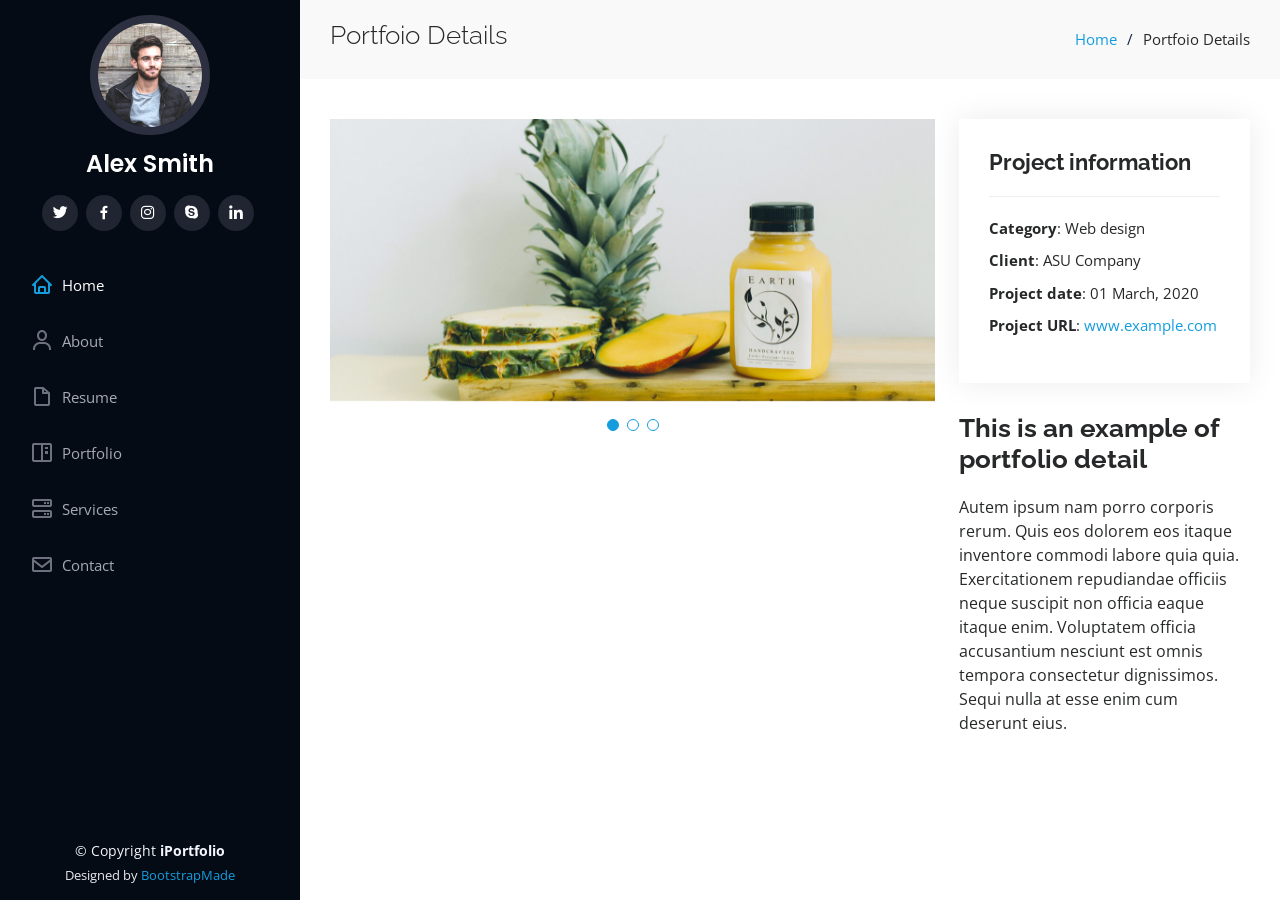
<file: portfolio-details.html>
<!DOCTYPE html>
<html lang="en">

<head>
  <meta charset="utf-8">
  <meta content="width=device-width, initial-scale=1.0" name="viewport">

  <title>Portfolio Details - iPortfolio Bootstrap Template</title>
  <meta content="" name="description">
  <meta content="" name="keywords">

  <!-- Favicons -->
  <link href="assets/img/favicon.png" rel="icon">
  <link href="assets/img/apple-touch-icon.png" rel="apple-touch-icon">

  <!-- Google Fonts -->
  <link href="https://fonts.googleapis.com/css?family=Open+Sans:300,300i,400,400i,600,600i,700,700i|Raleway:300,300i,400,400i,500,500i,600,600i,700,700i|Poppins:300,300i,400,400i,500,500i,600,600i,700,700i" rel="stylesheet">

  <!-- Vendor CSS Files -->
  <link href="assets/vendor/aos/aos.css" rel="stylesheet">
  <link href="assets/vendor/bootstrap/css/bootstrap.min.css" rel="stylesheet">
  <link href="assets/vendor/bootstrap-icons/bootstrap-icons.css" rel="stylesheet">
  <link href="assets/vendor/boxicons/css/boxicons.min.css" rel="stylesheet">
  <link href="assets/vendor/glightbox/css/glightbox.min.css" rel="stylesheet">
  <link href="assets/vendor/swiper/swiper-bundle.min.css" rel="stylesheet">

  <!-- Template Main CSS File -->
  <link href="assets/css/style.css" rel="stylesheet">

  <!-- =======================================================
  * Template Name: iPortfolio
  * Template URL: https://bootstrapmade.com/iportfolio-bootstrap-portfolio-websites-template/
  * Updated: Mar 17 2024 with Bootstrap v5.3.3
  * Author: BootstrapMade.com
  * License: https://bootstrapmade.com/license/
  ======================================================== -->
</head>

<body>

  <!-- ======= Mobile nav toggle button ======= -->
  <i class="bi bi-list mobile-nav-toggle d-xl-none"></i>

  <!-- ======= Header ======= -->
  <header id="header">
    <div class="d-flex flex-column">

      <div class="profile">
        <img src="assets/img/profile-img.jpg" alt="" class="img-fluid rounded-circle">
        <h1 class="text-light"><a href="index.html">Alex Smith</a></h1>
        <div class="social-links mt-3 text-center">
          <a href="#" class="twitter"><i class="bx bxl-twitter"></i></a>
          <a href="#" class="facebook"><i class="bx bxl-facebook"></i></a>
          <a href="#" class="instagram"><i class="bx bxl-instagram"></i></a>
          <a href="#" class="google-plus"><i class="bx bxl-skype"></i></a>
          <a href="#" class="linkedin"><i class="bx bxl-linkedin"></i></a>
        </div>
      </div>

      <nav id="navbar" class="nav-menu navbar">
        <ul>
          <li><a href="#hero" class="nav-link scrollto active"><i class="bx bx-home"></i> <span>Home</span></a></li>
          <li><a href="#about" class="nav-link scrollto"><i class="bx bx-user"></i> <span>About</span></a></li>
          <li><a href="#resume" class="nav-link scrollto"><i class="bx bx-file-blank"></i> <span>Resume</span></a></li>
          <li><a href="#portfolio" class="nav-link scrollto"><i class="bx bx-book-content"></i> <span>Portfolio</span></a></li>
          <li><a href="#services" class="nav-link scrollto"><i class="bx bx-server"></i> <span>Services</span></a></li>
          <li><a href="#contact" class="nav-link scrollto"><i class="bx bx-envelope"></i> <span>Contact</span></a></li>
        </ul>
      </nav><!-- .nav-menu -->
    </div>
  </header><!-- End Header -->

  <main id="main">

    <!-- ======= Breadcrumbs ======= -->
    <section id="breadcrumbs" class="breadcrumbs">
      <div class="container">

        <div class="d-flex justify-content-between align-items-center">
          <h2>Portfoio Details</h2>
          <ol>
            <li><a href="index.html">Home</a></li>
            <li>Portfoio Details</li>
          </ol>
        </div>

      </div>
    </section><!-- End Breadcrumbs -->

    <!-- ======= Portfolio Details Section ======= -->
    <section id="portfolio-details" class="portfolio-details">
      <div class="container">

        <div class="row gy-4">

          <div class="col-lg-8">
            <div class="portfolio-details-slider swiper">
              <div class="swiper-wrapper align-items-center">

                <div class="swiper-slide">
                  <img src="assets/img/portfolio/portfolio-details-1.jpg" alt="">
                </div>

                <div class="swiper-slide">
                  <img src="assets/img/portfolio/portfolio-details-2.jpg" alt="">
                </div>

                <div class="swiper-slide">
                  <img src="assets/img/portfolio/portfolio-details-3.jpg" alt="">
                </div>

              </div>
              <div class="swiper-pagination"></div>
            </div>
          </div>

          <div class="col-lg-4">
            <div class="portfolio-info">
              <h3>Project information</h3>
              <ul>
                <li><strong>Category</strong>: Web design</li>
                <li><strong>Client</strong>: ASU Company</li>
                <li><strong>Project date</strong>: 01 March, 2020</li>
                <li><strong>Project URL</strong>: <a href="#">www.example.com</a></li>
              </ul>
            </div>
            <div class="portfolio-description">
              <h2>This is an example of portfolio detail</h2>
              <p>
                Autem ipsum nam porro corporis rerum. Quis eos dolorem eos itaque inventore commodi labore quia quia. Exercitationem repudiandae officiis neque suscipit non officia eaque itaque enim. Voluptatem officia accusantium nesciunt est omnis tempora consectetur dignissimos. Sequi nulla at esse enim cum deserunt eius.
              </p>
            </div>
          </div>

        </div>

      </div>
    </section><!-- End Portfolio Details Section -->

  </main><!-- End #main -->

  <!-- ======= Footer ======= -->
  <footer id="footer">
    <div class="container">
      <div class="copyright">
        &copy; Copyright <strong><span>iPortfolio</span></strong>
      </div>
      <div class="credits">
        <!-- All the links in the footer should remain intact. -->
        <!-- You can delete the links only if you purchased the pro version. -->
        <!-- Licensing information: https://bootstrapmade.com/license/ -->
        <!-- Purchase the pro version with working PHP/AJAX contact form: https://bootstrapmade.com/iportfolio-bootstrap-portfolio-websites-template/ -->
        Designed by <a href="https://bootstrapmade.com/">BootstrapMade</a>
      </div>
    </div>
  </footer><!-- End  Footer -->

  <a href="#" class="back-to-top d-flex align-items-center justify-content-center"><i class="bi bi-arrow-up-short"></i></a>

  <!-- Vendor JS Files -->
  <script src="assets/vendor/purecounter/purecounter_vanilla.js"></script>
  <script src="assets/vendor/aos/aos.js"></script>
  <script src="assets/vendor/bootstrap/js/bootstrap.bundle.min.js"></script>
  <script src="assets/vendor/glightbox/js/glightbox.min.js"></script>
  <script src="assets/vendor/isotope-layout/isotope.pkgd.min.js"></script>
  <script src="assets/vendor/swiper/swiper-bundle.min.js"></script>
  <script src="assets/vendor/typed.js/typed.umd.js"></script>
  <script src="assets/vendor/waypoints/noframework.waypoints.js"></script>
  <script src="assets/vendor/php-email-form/validate.js"></script>

  <!-- Template Main JS File -->
  <script src="assets/js/main.js"></script>

</body>

</html>
</file>
<file: assets/css/style.css>
/**
* Template Name: iPortfolio
* Template URL: https://bootstrapmade.com/iportfolio-bootstrap-portfolio-websites-template/
* Updated: Mar 17 2024 with Bootstrap v5.3.3
* Author: BootstrapMade.com
* License: https://bootstrapmade.com/license/
*/

/*--------------------------------------------------------------
# General
--------------------------------------------------------------*/
body {
  font-family: "Open Sans", sans-serif;
  color: #272829;
}

a {
  color: #149ddd;
  text-decoration: none;
}

a:hover {
  color: #37b3ed;
  text-decoration: none;
}

h1,
h2,
h3,
h4,
h5,
h6 {
  font-family: "Raleway", sans-serif;
}

/*--------------------------------------------------------------
# Back to top button
--------------------------------------------------------------*/
.back-to-top {
  position: fixed;
  visibility: hidden;
  opacity: 0;
  right: 15px;
  bottom: 15px;
  z-index: 996;
  background: #149ddd;
  width: 40px;
  height: 40px;
  border-radius: 50px;
  transition: all 0.4s;
}

.back-to-top i {
  font-size: 28px;
  color: #fff;
  line-height: 0;
}

.back-to-top:hover {
  background: #2eafec;
  color: #fff;
}

.back-to-top.active {
  visibility: visible;
  opacity: 1;
}

/*--------------------------------------------------------------
# Header
--------------------------------------------------------------*/
#header {
  position: fixed;
  top: 0;
  left: 0;
  bottom: 0;
  width: 300px;
  transition: all ease-in-out 0.5s;
  z-index: 9997;
  transition: all 0.5s;
  padding: 0 15px;
  background: #040b14;
  overflow-y: auto;
}

#header .profile img {
  margin: 15px auto;
  display: block;
  width: 120px;
  border: 8px solid #2c2f3f;
}

#header .profile h1 {
  font-size: 24px;
  margin: 0;
  padding: 0;
  font-weight: 600;
  -moz-text-align-last: center;
  text-align-last: center;
  font-family: "Poppins", sans-serif;
}

#header .profile h1 a,
#header .profile h1 a:hover {
  color: #fff;
  text-decoration: none;
}

#header .profile .social-links a {
  font-size: 18px;
  display: inline-block;
  background: #212431;
  color: #fff;
  line-height: 1;
  padding: 8px 0;
  margin-right: 4px;
  border-radius: 50%;
  text-align: center;
  width: 36px;
  height: 36px;
  transition: 0.3s;
}

#header .profile .social-links a:hover {
  background: #149ddd;
  color: #fff;
  text-decoration: none;
}

#main {
  margin-left: 300px;
}

.container,
.container-fluid {
  padding-left: 30px;
  padding-right: 30px;
}

@media (max-width: 1199px) {
  #header {
    left: -300px;
  }

  #main {
    margin-left: 0;
  }

  .container,
  .container-fluid {
    padding-left: 12px;
    padding-right: 12px;
  }
}

/*--------------------------------------------------------------
# Navigation Menu
--------------------------------------------------------------*/
/* Desktop Navigation */
.nav-menu {
  padding: 30px 0 0 0;
}

.nav-menu * {
  margin: 0;
  padding: 0;
  list-style: none;
}

.nav-menu>ul>li {
  position: relative;
  white-space: nowrap;
}

.nav-menu a,
.nav-menu a:focus {
  display: flex;
  align-items: center;
  color: #a8a9b4;
  padding: 12px 15px;
  margin-bottom: 8px;
  transition: 0.3s;
  font-size: 15px;
}

.nav-menu a i,
.nav-menu a:focus i {
  font-size: 24px;
  padding-right: 8px;
  color: #6f7180;
}

.nav-menu a:hover,
.nav-menu .active,
.nav-menu .active:focus,
.nav-menu li:hover>a {
  text-decoration: none;
  color: #fff;
}

.nav-menu a:hover i,
.nav-menu .active i,
.nav-menu .active:focus i,
.nav-menu li:hover>a i {
  color: #149ddd;
}

/* Mobile Navigation */
.mobile-nav-toggle {
  position: fixed;
  right: 15px;
  top: 15px;
  z-index: 9998;
  border: 0;
  font-size: 24px;
  transition: all 0.4s;
  outline: none !important;
  background-color: #149ddd;
  color: #fff;
  width: 40px;
  height: 40px;
  display: inline-flex;
  align-items: center;
  justify-content: center;
  line-height: 0;
  border-radius: 50px;
  cursor: pointer;
}

.mobile-nav-active {
  overflow: hidden;
}

.mobile-nav-active #header {
  left: 0;
}

/*--------------------------------------------------------------
# Hero Section
--------------------------------------------------------------*/
#hero {
  width: 100%;
  height: 100vh;
  background: url("../img/hero-bg.jpg") top center;
  background-size: cover;
}

#hero:before {
  content: "";
  background: rgba(5, 13, 24, 0.3);
  position: absolute;
  bottom: 0;
  top: 0;
  left: 0;
  right: 0;
  z-index: 1;
}

#hero .hero-container {
  position: relative;
  z-index: 2;
  min-width: 300px;
}

#hero h1 {
  margin: 0 0 10px 0;
  font-size: 64px;
  font-weight: 700;
  line-height: 56px;
  color: #fff;
}

#hero p {
  color: #fff;
  margin-bottom: 50px;
  font-size: 26px;
  font-family: "Poppins", sans-serif;
}

#hero p span {
  color: #fff;
  padding-bottom: 4px;
  letter-spacing: 1px;
  border-bottom: 3px solid #149ddd;
}

@media (min-width: 1024px) {
  #hero {
    background-attachment: fixed;
  }
}

@media (max-width: 768px) {
  #hero h1 {
    font-size: 28px;
    line-height: 36px;
  }

  #hero h2 {
    font-size: 18px;
    line-height: 24px;
    margin-bottom: 30px;
  }
}

/*--------------------------------------------------------------
# Sections General
--------------------------------------------------------------*/
section {
  padding: 60px 0;
  overflow: hidden;
}

.section-bg {
  background: #f5f8fd;
}

.section-title {
  padding-bottom: 30px;
}

.section-title h2 {
  font-size: 32px;
  font-weight: bold;
  margin-bottom: 20px;
  padding-bottom: 20px;
  position: relative;
  color: #173b6c;
}

.section-title h2::after {
  content: "";
  position: absolute;
  display: block;
  width: 50px;
  height: 3px;
  background: #149ddd;
  bottom: 0;
  left: 0;
}

.section-title p {
  margin-bottom: 0;
}

/*--------------------------------------------------------------
# About
--------------------------------------------------------------*/
.about .content h3 {
  font-weight: 700;
  font-size: 26px;
  color: #173b6c;
}

.about .content ul {
  list-style: none;
  padding: 0;
}

.about .content ul li {
  margin-bottom: 20px;
  display: flex;
  align-items: center;
}

.about .content ul strong {
  margin-right: 10px;
}

.about .content ul i {
  font-size: 16px;
  margin-right: 5px;
  color: #149ddd;
  line-height: 0;
}

.about .content p:last-child {
  margin-bottom: 0;
}

/*--------------------------------------------------------------
# Facts
--------------------------------------------------------------*/
.facts {
  padding-bottom: 30px;
}

.facts .count-box {
  padding: 30px;
  width: 100%;
}

.facts .count-box i {
  display: block;
  font-size: 44px;
  color: #149ddd;
  float: left;
  line-height: 0;
}

.facts .count-box span {
  font-size: 48px;
  line-height: 40px;
  display: block;
  font-weight: 700;
  color: #050d18;
  margin-left: 60px;
}

.facts .count-box p {
  padding: 15px 0 0 0;
  margin: 0 0 0 60px;
  font-family: "Raleway", sans-serif;
  font-size: 14px;
  color: #122f57;
}

.facts .count-box a {
  font-weight: 600;
  display: block;
  margin-top: 20px;
  color: #122f57;
  font-size: 15px;
  font-family: "Poppins", sans-serif;
  transition: ease-in-out 0.3s;
}

.facts .count-box a:hover {
  color: #1f5297;
}

/*--------------------------------------------------------------
# Akills
--------------------------------------------------------------*/
.skills .progress {
  height: 60px;
  display: block;
  background: none;
  border-radius: 0;
}

.skills .progress .skill {
  padding: 0;
  margin: 0 0 6px 0;
  text-transform: uppercase;
  display: block;
  font-weight: 600;
  font-family: "Poppins", sans-serif;
  color: #050d18;
}

.skills .progress .skill .val {
  float: right;
  font-style: normal;
}

.skills .progress-bar-wrap {
  background: #dce8f8;
  height: 10px;
}

.skills .progress-bar {
  width: 1px;
  height: 10px;
  transition: 0.9s;
  background-color: #149ddd;
}

/*--------------------------------------------------------------
# Resume
--------------------------------------------------------------*/
.resume .resume-title {
  font-size: 26px;
  font-weight: 700;
  margin-top: 20px;
  margin-bottom: 20px;
  color: #050d18;
}

.resume .resume-item {
  padding: 0 0 20px 20px;
  margin-top: -2px;
  border-left: 2px solid #1f5297;
  position: relative;
}

.resume .resume-item h4 {
  line-height: 18px;
  font-size: 18px;
  font-weight: 600;
  text-transform: uppercase;
  font-family: "Poppins", sans-serif;
  color: #050d18;
  margin-bottom: 10px;
}

.resume .resume-item h5 {
  font-size: 16px;
  background: #e4edf9;
  padding: 5px 15px;
  display: inline-block;
  font-weight: 600;
  margin-bottom: 10px;
}

.resume .resume-item ul {
  padding-left: 20px;
}

.resume .resume-item ul li {
  padding-bottom: 10px;
}

.resume .resume-item:last-child {
  padding-bottom: 0;
}

.resume .resume-item::before {
  content: "";
  position: absolute;
  width: 16px;
  height: 16px;
  border-radius: 50px;
  left: -9px;
  top: 0;
  background: #fff;
  border: 2px solid #1f5297;
}

/*--------------------------------------------------------------
# Portfolio
--------------------------------------------------------------*/
.portfolio .portfolio-item {
  margin-bottom: 30px;
}

.portfolio #portfolio-flters {
  padding: 0;
  margin: 0 auto 35px auto;
  list-style: none;
  text-align: center;
  background: #fff;
  border-radius: 50px;
  padding: 2px 15px;
}

.portfolio #portfolio-flters li {
  cursor: pointer;
  display: inline-block;
  padding: 10px 15px 8px 15px;
  font-size: 14px;
  font-weight: 600;
  line-height: 1;
  text-transform: uppercase;
  color: #272829;
  margin-bottom: 5px;
  transition: all 0.3s ease-in-out;
}

.portfolio #portfolio-flters li:hover,
.portfolio #portfolio-flters li.filter-active {
  color: #149ddd;
}

.portfolio #portfolio-flters li:last-child {
  margin-right: 0;
}

.portfolio .portfolio-wrap {
  transition: 0.3s;
  position: relative;
  overflow: hidden;
  z-index: 1;
}

.portfolio .portfolio-wrap::before {
  content: "";
  background: rgba(255, 255, 255, 0.5);
  position: absolute;
  left: 0;
  right: 0;
  top: 0;
  bottom: 0;
  transition: all ease-in-out 0.3s;
  z-index: 2;
  opacity: 0;
}

.portfolio .portfolio-wrap .portfolio-links {
  opacity: 1;
  left: 0;
  right: 0;
  bottom: -60px;
  z-index: 3;
  position: absolute;
  transition: all ease-in-out 0.3s;
  display: flex;
  justify-content: center;
}

.portfolio .portfolio-wrap .portfolio-links a {
  color: #fff;
  font-size: 28px;
  text-align: center;
  background: rgba(20, 157, 221, 0.75);
  transition: 0.3s;
  width: 50%;
}

.portfolio .portfolio-wrap .portfolio-links a:hover {
  background: rgba(20, 157, 221, 0.95);
}

.portfolio .portfolio-wrap .portfolio-links a+a {
  border-left: 1px solid #37b3ed;
}

.portfolio .portfolio-wrap:hover::before {
  top: 0;
  left: 0;
  right: 0;
  bottom: 0;
  opacity: 1;
}

.portfolio .portfolio-wrap:hover .portfolio-links {
  opacity: 1;
  bottom: 0;
}

/*--------------------------------------------------------------
# Portfolio Details
--------------------------------------------------------------*/
.portfolio-details {
  padding-top: 40px;
}

.portfolio-details .portfolio-details-slider img {
  width: 100%;
}

.portfolio-details .portfolio-details-slider .swiper-pagination {
  margin-top: 20px;
  position: relative;
}

.portfolio-details .portfolio-details-slider .swiper-pagination .swiper-pagination-bullet {
  width: 12px;
  height: 12px;
  background-color: #fff;
  opacity: 1;
  border: 1px solid #149ddd;
}

.portfolio-details .portfolio-details-slider .swiper-pagination .swiper-pagination-bullet-active {
  background-color: #149ddd;
}

.portfolio-details .portfolio-info {
  padding: 30px;
  box-shadow: 0px 0 30px rgba(5, 13, 24, 0.08);
}

.portfolio-details .portfolio-info h3 {
  font-size: 22px;
  font-weight: 700;
  margin-bottom: 20px;
  padding-bottom: 20px;
  border-bottom: 1px solid #eee;
}

.portfolio-details .portfolio-info ul {
  list-style: none;
  padding: 0;
  font-size: 15px;
}

.portfolio-details .portfolio-info ul li+li {
  margin-top: 10px;
}

.portfolio-details .portfolio-description {
  padding-top: 30px;
}

.portfolio-details .portfolio-description h2 {
  font-size: 26px;
  font-weight: 700;
  margin-bottom: 20px;
}

.portfolio-details .portfolio-description p {
  padding: 0;
}

/*--------------------------------------------------------------
# Services
--------------------------------------------------------------*/
.services .icon-box {
  margin-bottom: 20px;
}

.services .icon {
  float: left;
  display: flex;
  align-items: center;
  justify-content: center;
  width: 54px;
  height: 54px;
  background: #149ddd;
  border-radius: 50%;
  transition: 0.5s;
  border: 1px solid #149ddd;
}

.services .icon i {
  color: #fff;
  font-size: 24px;
  line-height: 0;
}

.services .icon-box:hover .icon {
  background: #fff;
}

.services .icon-box:hover .icon i {
  color: #149ddd;
}

.services .title {
  margin-left: 80px;
  font-weight: 700;
  margin-bottom: 15px;
  font-size: 18px;
}

.services .title a {
  color: #343a40;
}

.services .title a:hover {
  color: #149ddd;
}

.services .description {
  margin-left: 80px;
  line-height: 24px;
  font-size: 14px;
}

/*--------------------------------------------------------------
# Testimonials
--------------------------------------------------------------*/
.testimonials .testimonials-carousel,
.testimonials .testimonials-slider {
  overflow: hidden;
}

.testimonials .testimonial-item {
  box-sizing: content-box;
  text-align: center;
  min-height: 320px;
}

.testimonials .testimonial-item .testimonial-img {
  width: 90px;
  border-radius: 50%;
  margin: 0 auto;
}

.testimonials .testimonial-item h3 {
  font-size: 18px;
  font-weight: bold;
  margin: 10px 0 5px 0;
  color: #111;
}

.testimonials .testimonial-item h4 {
  font-size: 14px;
  color: #999;
  margin: 0;
}

.testimonials .testimonial-item .quote-icon-left,
.testimonials .testimonial-item .quote-icon-right {
  color: #c3e8fa;
  font-size: 26px;
}

.testimonials .testimonial-item .quote-icon-left {
  display: inline-block;
  left: -5px;
  position: relative;
}

.testimonials .testimonial-item .quote-icon-right {
  display: inline-block;
  right: -5px;
  position: relative;
  top: 10px;
}

.testimonials .testimonial-item p {
  font-style: italic;
  margin: 0 15px 15px 15px;
  padding: 20px;
  background: #fff;
  position: relative;
  margin-bottom: 35px;
  border-radius: 6px;
  box-shadow: 0px 2px 15px rgba(0, 0, 0, 0.1);
}

.testimonials .testimonial-item p::after {
  content: "";
  width: 0;
  height: 0;
  border-top: 20px solid #fff;
  border-right: 20px solid transparent;
  border-left: 20px solid transparent;
  position: absolute;
  bottom: -20px;
  left: calc(50% - 20px);
}

.testimonials .swiper-pagination {
  margin-top: 20px;
  position: relative;
}

.testimonials .swiper-pagination .swiper-pagination-bullet {
  width: 12px;
  height: 12px;
  background-color: #fff;
  opacity: 1;
  border: 1px solid #149ddd;
}

.testimonials .swiper-pagination .swiper-pagination-bullet-active {
  background-color: #149ddd;
}

/*--------------------------------------------------------------
# Contact
--------------------------------------------------------------*/
.contact {
  padding-bottom: 130px;
}

.contact .info {
  padding: 30px;
  background: #fff;
  width: 100%;
  box-shadow: 0 0 24px 0 rgba(0, 0, 0, 0.12);
}

.contact .info i {
  font-size: 20px;
  color: #149ddd;
  float: left;
  width: 44px;
  height: 44px;
  background: #dff3fc;
  display: flex;
  justify-content: center;
  align-items: center;
  border-radius: 50px;
  transition: all 0.3s ease-in-out;
}

.contact .info h4 {
  padding: 0 0 0 60px;
  font-size: 22px;
  font-weight: 600;
  margin-bottom: 5px;
  color: #050d18;
}

.contact .info p {
  padding: 0 0 10px 60px;
  margin-bottom: 20px;
  font-size: 14px;
  color: #173b6c;
}

.contact .info .email p {
  padding-top: 5px;
}

.contact .info .social-links {
  padding-left: 60px;
}

.contact .info .social-links a {
  font-size: 18px;
  display: inline-block;
  background: #333;
  color: #fff;
  line-height: 1;
  padding: 8px 0;
  border-radius: 50%;
  text-align: center;
  width: 36px;
  height: 36px;
  transition: 0.3s;
  margin-right: 10px;
}

.contact .info .social-links a:hover {
  background: #149ddd;
  color: #fff;
}

.contact .info .email:hover i,
.contact .info .address:hover i,
.contact .info .phone:hover i {
  background: #149ddd;
  color: #fff;
}

.contact .php-email-form {
  width: 100%;
  padding: 30px;
  background: #fff;
  box-shadow: 0 0 24px 0 rgba(0, 0, 0, 0.12);
}

.contact .php-email-form .form-group {
  padding-bottom: 8px;
}

.contact .php-email-form .validate {
  display: none;
  color: red;
  margin: 0 0 15px 0;
  font-weight: 400;
  font-size: 13px;
}

.contact .php-email-form .error-message {
  display: none;
  color: #fff;
  background: #ed3c0d;
  text-align: left;
  padding: 15px;
  font-weight: 600;
}

.contact .php-email-form .error-message br+br {
  margin-top: 25px;
}

.contact .php-email-form .sent-message {
  display: none;
  color: #fff;
  background: #18d26e;
  text-align: center;
  padding: 15px;
  font-weight: 600;
}

.contact .php-email-form .loading {
  display: none;
  background: #fff;
  text-align: center;
  padding: 15px;
}

.contact .php-email-form .loading:before {
  content: "";
  display: inline-block;
  border-radius: 50%;
  width: 24px;
  height: 24px;
  margin: 0 10px -6px 0;
  border: 3px solid #18d26e;
  border-top-color: #eee;
  animation: animate-loading 1s linear infinite;
}

.contact .php-email-form .form-group {
  margin-bottom: 15px;
}

.contact .php-email-form label {
  padding-bottom: 8px;
}

.contact .php-email-form input,
.contact .php-email-form textarea {
  border-radius: 0;
  box-shadow: none;
  font-size: 14px;
}

.contact .php-email-form input {
  height: 44px;
}

.contact .php-email-form textarea {
  padding: 10px 15px;
}

.contact .php-email-form button[type=submit] {
  background: #149ddd;
  border: 0;
  padding: 10px 24px;
  color: #fff;
  transition: 0.4s;
  border-radius: 4px;
}

.contact .php-email-form button[type=submit]:hover {
  background: #37b3ed;
}

@keyframes animate-loading {
  0% {
    transform: rotate(0deg);
  }

  100% {
    transform: rotate(360deg);
  }
}

/*--------------------------------------------------------------
# Breadcrumbs
--------------------------------------------------------------*/
.breadcrumbs {
  padding: 20px 0;
  background: #f9f9f9;
}

.breadcrumbs h2 {
  font-size: 26px;
  font-weight: 300;
}

.breadcrumbs ol {
  display: flex;
  flex-wrap: wrap;
  list-style: none;
  padding: 0;
  margin: 0;
  font-size: 15px;
}

.breadcrumbs ol li+li {
  padding-left: 10px;
}

.breadcrumbs ol li+li::before {
  display: inline-block;
  padding-right: 10px;
  color: #0e2442;
  content: "/";
}

@media (max-width: 768px) {
  .breadcrumbs .d-flex {
    display: block !important;
  }

  .breadcrumbs ol {
    display: block;
  }

  .breadcrumbs ol li {
    display: inline-block;
  }
}

/*--------------------------------------------------------------
# Footer
--------------------------------------------------------------*/
#footer {
  padding: 15px;
  color: #f4f6fd;
  font-size: 14px;
  position: fixed;
  left: 0;
  bottom: 0;
  width: 300px;
  z-index: 9999;
  background: #040b14;
}

#footer .copyright {
  text-align: center;
}

#footer .credits {
  padding-top: 5px;
  text-align: center;
  font-size: 13px;
  color: #eaebf0;
}

@media (max-width: 1199px) {
  #footer {
    position: static;
    width: auto;
    padding-right: 20px 15px;
  }
}
</file>
